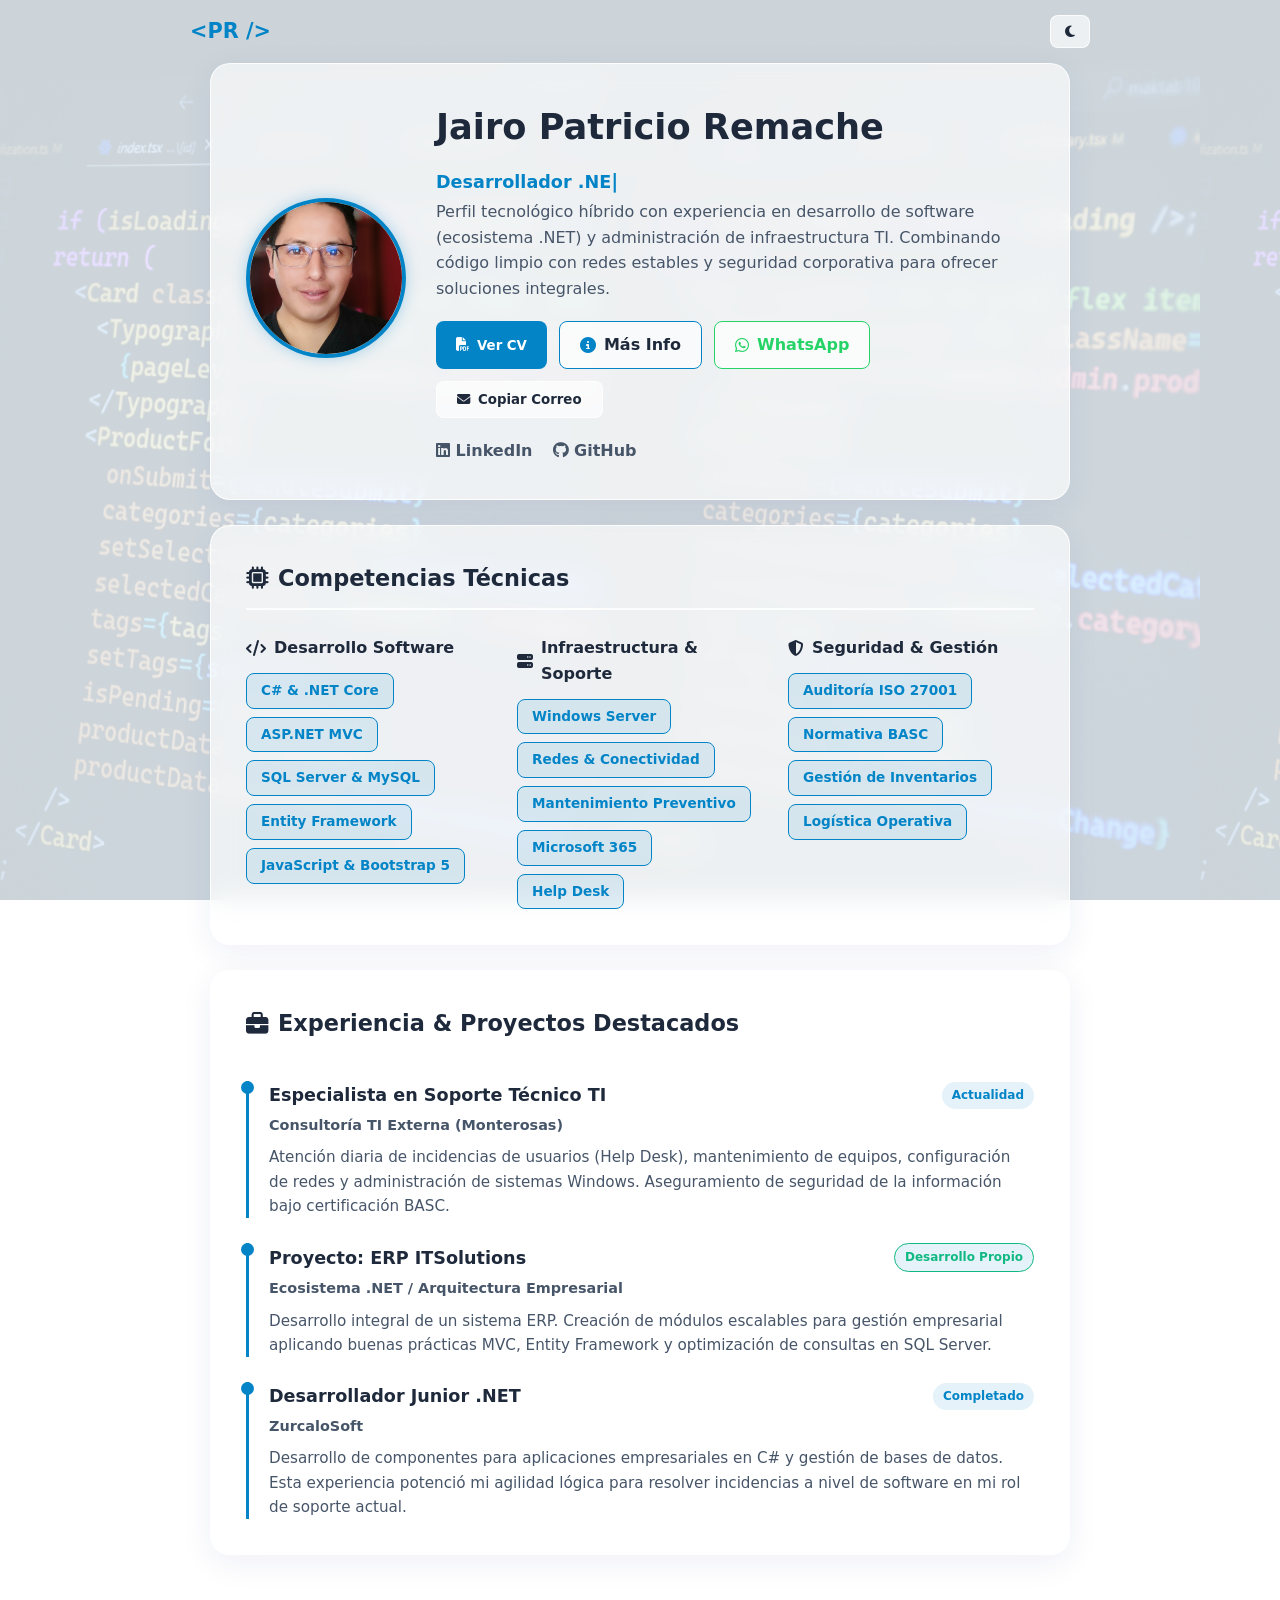
<file: index.html>
<!DOCTYPE html>
<html lang="es" data-theme="light">
<head>
  <meta charset="UTF-8" />
  <meta name="viewport" content="width=device-width, initial-scale=1.0" />
  <title>Patricio Remache | Desarrollador .NET & Soporte TI</title>
  <link rel="stylesheet" href="estilos.css" />
  <link rel="stylesheet" href="https://cdnjs.cloudflare.com/ajax/libs/font-awesome/6.4.0/css/all.min.css" />
</head>
<body>

  <!-- Navegación -->
  <nav class="navbar">
    <div class="nav-content">
      <span class="logo">&lt;PR /&gt;</span>
      <button id="theme-toggle" class="theme-btn" aria-label="Cambiar tema">
        <i class="fa-solid fa-moon"></i>
      </button>
    </div>
  </nav>

  <main class="contenedor-principal">
    
    <!-- Hero: Presentación Dual -->
    <section class="card-section hero-section">
      <div class="hero-content">
        <div class="avatar-container">
          <img src="FOTO PR.jpg" alt="Patricio Remache" class="foto-perfil" />
        </div>
        
        <div class="info-hero">
          <h1>Jairo Patricio Remache</h1>
          <!-- Efecto Typing implementado aquí -->
          <h2><span class="rol-principal" id="typing-text"></span><span class="cursor">|</span></h2>
          <p class="bio">
            Perfil tecnológico híbrido con experiencia en desarrollo de software (ecosistema .NET) y administración de infraestructura TI. Combinando código limpio con redes estables y seguridad corporativa para ofrecer soluciones integrales.
          </p>
          
          <div class="botones-accion">
            <!-- Botón CV -->
            <button id="mostrarCV" class="btn btn-primary" style="white-space: nowrap;">
              <i class="fa-solid fa-file-pdf"></i> Ver CV
            </button>
            
            <!-- Botón Más Info (Texto corto y sin salto de línea) -->
            <a href="info.html" class="btn btn-secondary" style="border: 1px solid var(--primary); white-space: nowrap;">
              <i class="fa-solid fa-circle-info" style="color: var(--primary);"></i> Más Info
            </a>

            <!-- Botón WhatsApp -->
            <a href="https://wa.me/593987284889?text=Hola%20Patricio..." target="_blank" class="btn btn-secondary" style="color: #25D366; border-color: #25D366; white-space: nowrap;">
              <i class="fa-brands fa-whatsapp"></i> WhatsApp
            </a>

            <!-- Botón Correo -->
            <button id="btnCorreo" class="btn btn-secondary" style="white-space: nowrap;">
              <i class="fa-solid fa-envelope"></i> Copiar Correo
            </button>
          </div>

          <div class="social-links">
            <a href="https://www.linkedin.com/in/jairo-patricio-remache-cuello-7bb7822b5" target="_blank" rel="noopener noreferrer"><i class="fa-brands fa-linkedin"></i> LinkedIn</a>
            <a href="https://github.com/Patrik2590" target="_blank" rel="noopener noreferrer"><i class="fa-brands fa-github"></i> GitHub</a>
          </div>
        </div>
      </div>
    </section>

    <!-- Stack Tecnológico -->
    <section class="card-section stack-section">
      <h3 class="section-title"><i class="fa-solid fa-microchip"></i> Competencias Técnicas</h3>
      <div class="tech-grid">
        
        <div class="tech-category">
          <h4><i class="fa-solid fa-code"></i> Desarrollo Software</h4>
          <div class="skills-tags">
            <span>C# & .NET Core</span>
            <span>ASP.NET MVC</span>
            <span>SQL Server & MySQL</span>
            <span>Entity Framework</span>
            <span>JavaScript & Bootstrap 5</span>
          </div>
        </div>

        <div class="tech-category">
          <h4><i class="fa-solid fa-server"></i> Infraestructura & Soporte</h4>
          <div class="skills-tags">
            <span>Windows Server</span>
            <span>Redes & Conectividad</span>
            <span>Mantenimiento Preventivo</span>
            <span>Microsoft 365</span>
            <span>Help Desk</span>
          </div>
        </div>

        <div class="tech-category">
          <h4><i class="fa-solid fa-shield-halved"></i> Seguridad & Gestión</h4>
          <div class="skills-tags">
            <span>Auditoría ISO 27001</span>
            <span>Normativa BASC</span>
            <span>Gestión de Inventarios</span>
            <span>Logística Operativa</span>
          </div>
        </div>
      </div>
    </section>

    <!-- Experiencia y Proyectos (Timeline) -->
    <section class="card-section experience-section">
      <h3 class="section-title"><i class="fa-solid fa-briefcase"></i> Experiencia & Proyectos Destacados</h3>
      
      <div class="timeline">
        <article class="timeline-item">
          <div class="timeline-header">
            <h4>Especialista en Soporte Técnico TI</h4>
            <span class="badge">Actualidad</span>
          </div>
          <p class="empresa">Consultoría TI Externa (Monterosas)</p>
          <p class="descripcion">Atención diaria de incidencias de usuarios (Help Desk), mantenimiento de equipos, configuración de redes y administración de sistemas Windows. Aseguramiento de seguridad de la información bajo certificación BASC.</p>
        </article>

        <article class="timeline-item">
          <div class="timeline-header">
            <h4>Proyecto: ERP ITSolutions</h4>
            <span class="badge badge-dev">Desarrollo Propio</span>
          </div>
          <p class="empresa">Ecosistema .NET / Arquitectura Empresarial</p>
          <p class="descripcion">Desarrollo integral de un sistema ERP. Creación de módulos escalables para gestión empresarial aplicando buenas prácticas MVC, Entity Framework y optimización de consultas en SQL Server.</p>
        </article>

        <article class="timeline-item">
          <div class="timeline-header">
            <h4>Desarrollador Junior .NET</h4>
            <span class="badge">Completado</span>
          </div>
          <p class="empresa">ZurcaloSoft</p>
          <p class="descripcion">Desarrollo de componentes para aplicaciones empresariales en C# y gestión de bases de datos. Esta experiencia potenció mi agilidad lógica para resolver incidencias a nivel de software en mi rol de soporte actual.</p>
        </article>
      </div>
    </section>
  </main>

  <!-- Modal del CV PDF -->
  <div id="cvModal" class="modal">
    <div class="modal-content">
      <div class="modal-header">
        <h3>Curriculum Vitae</h3>
        <button class="cerrar" aria-label="Cerrar modal">&times;</button>
      </div>
      <iframe src="CV_Patricio_Remache_2026.pdf" class="iframe-cv"></iframe>
    </div>
  </div>

  <script src="script.js"></script>
</body>
</html>
</file>
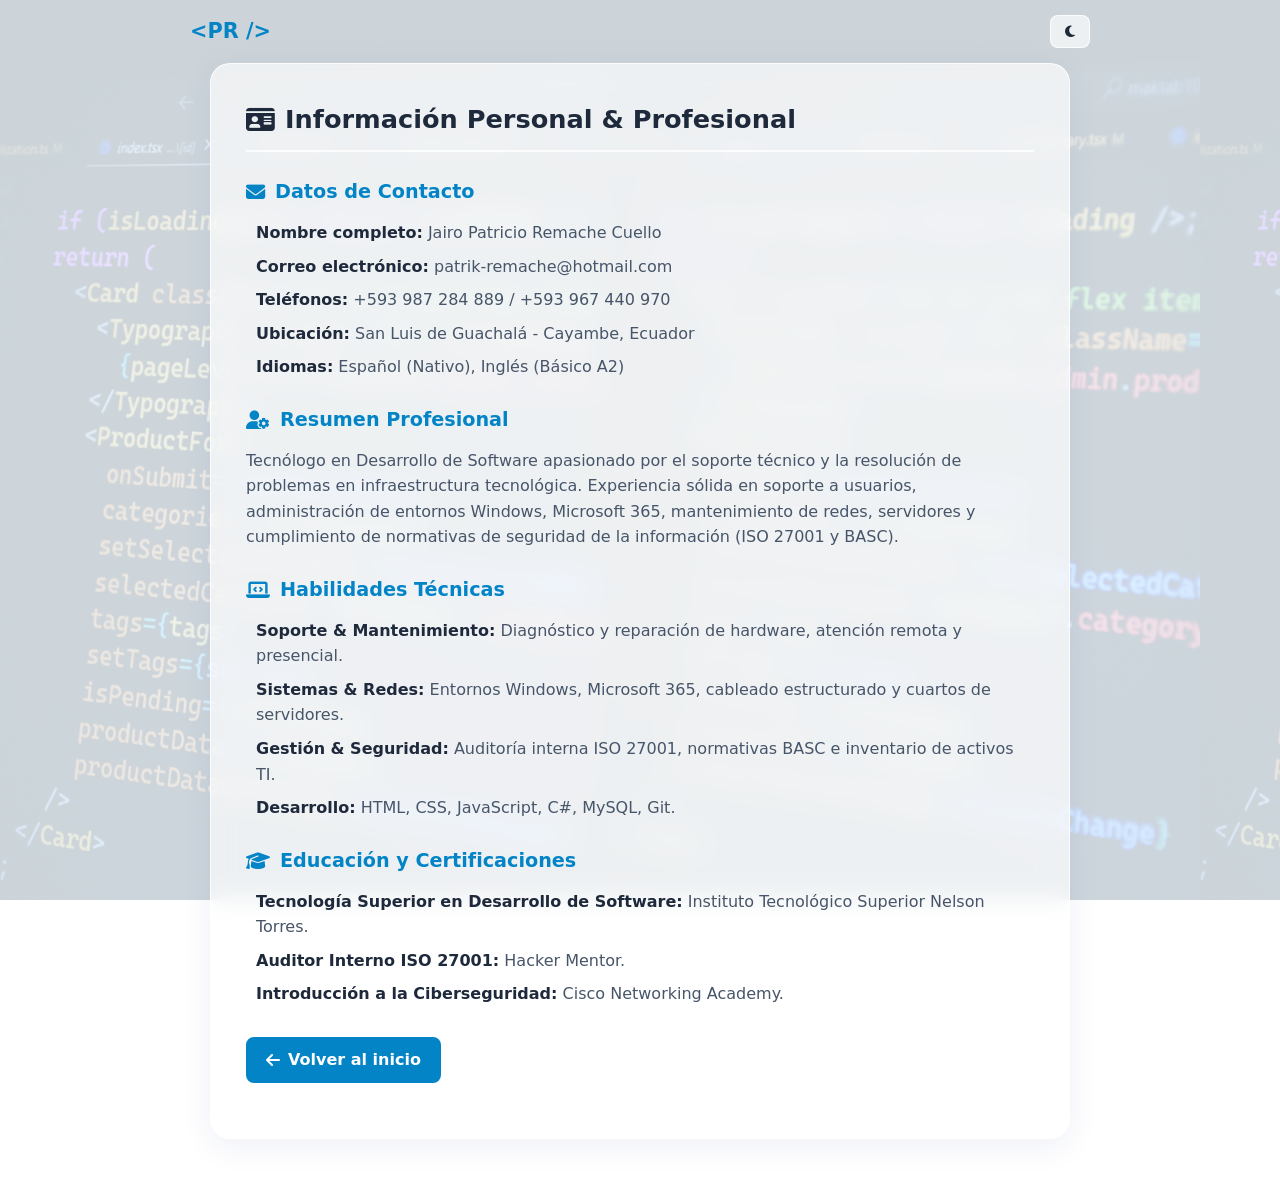
<file: info.html>
<!DOCTYPE html>
<html lang="es" data-theme="light">
<head>
  <meta charset="UTF-8" />
  <meta name="viewport" content="width=device-width, initial-scale=1.0" />
  <title>Información Personal - Patricio Remache</title>
  <link rel="stylesheet" href="estilos.css" />
  <link rel="stylesheet" href="https://cdnjs.cloudflare.com/ajax/libs/font-awesome/6.4.0/css/all.min.css" />
</head>
<body>

  <!-- Navbar reutilizada para coherencia y botón Dark Mode -->
  <nav class="navbar">
    <div class="nav-content">
      <span class="logo">&lt;PR /&gt;</span>
      <button id="theme-toggle" class="theme-btn" aria-label="Cambiar tema">
        <i class="fa-solid fa-moon"></i>
      </button>
    </div>
  </nav>

  <main class="contenedor-principal">
    <div class="card-info">
      
      <h2><i class="fa-solid fa-id-card"></i> Información Personal & Profesional</h2>

      <div class="seccion-info">
        <h3><i class="fa-solid fa-envelope"></i> Datos de Contacto</h3>
        <ul class="info-list">
          <li><strong>Nombre completo:</strong> Jairo Patricio Remache Cuello</li>
          <li><strong>Correo electrónico:</strong> patrik-remache@hotmail.com</li>
          <li><strong>Teléfonos:</strong> +593 987 284 889 / +593 967 440 970</li>
          <li><strong>Ubicación:</strong> San Luis de Guachalá - Cayambe, Ecuador</li>
          <li><strong>Idiomas:</strong> Español (Nativo), Inglés (Básico A2)</li>
        </ul>
      </div>

      <div class="seccion-info">
        <h3><i class="fa-solid fa-user-gear"></i> Resumen Profesional</h3>
        <p class="texto-resumen">
          Tecnólogo en Desarrollo de Software apasionado por el soporte técnico y la resolución de problemas en infraestructura tecnológica. Experiencia sólida en soporte a usuarios, administración de entornos Windows, Microsoft 365, mantenimiento de redes, servidores y cumplimiento de normativas de seguridad de la información (ISO 27001 y BASC).
        </p>
      </div>

      <div class="seccion-info">
        <h3><i class="fa-solid fa-laptop-code"></i> Habilidades Técnicas</h3>
        <ul class="info-list">
          <li><strong>Soporte & Mantenimiento:</strong> Diagnóstico y reparación de hardware, atención remota y presencial.</li>
          <li><strong>Sistemas & Redes:</strong> Entornos Windows, Microsoft 365, cableado estructurado y cuartos de servidores.</li>
          <li><strong>Gestión & Seguridad:</strong> Auditoría interna ISO 27001, normativas BASC e inventario de activos TI.</li>
          <li><strong>Desarrollo:</strong> HTML, CSS, JavaScript, C#, MySQL, Git.</li>
        </ul>
      </div>

      <div class="seccion-info">
        <h3><i class="fa-solid fa-graduation-cap"></i> Educación y Certificaciones</h3>
        <ul class="info-list">
          <li><strong>Tecnología Superior en Desarrollo de Software:</strong> Instituto Tecnológico Superior Nelson Torres.</li>
          <li><strong>Auditor Interno ISO 27001:</strong> Hacker Mentor.</li>
          <li><strong>Introducción a la Ciberseguridad:</strong> Cisco Networking Academy.</li>
        </ul>
      </div>

      <div class="botones-accion" style="margin-top: 30px;">
        <a href="index.html" class="btn btn-primary">
          <i class="fa-solid fa-arrow-left"></i> Volver al inicio
        </a>
      </div>

    </div>
  </main>

  <script src="script.js"></script>
</body>
</html>
</file>
<file: estilos.css>
:root {
  /* Capa superpuesta para Modo Claro (blanco semitransparente) */
  --bg-overlay: rgba(240, 249, 255, 0.85); 
  --bg-card: rgba(255, 255, 255, 0.65);
  --card-border: rgba(255, 255, 255, 0.8);
  --text-main: #1e293b;
  --text-muted: #475569;
  --primary: #0284c7;
  --primary-hover: #0369a1;
  --secondary: #10b981;
  --tag-bg: rgba(2, 132, 199, 0.1);
  --shadow-glass: 0 8px 32px 0 rgba(31, 38, 135, 0.07);
}

[data-theme="dark"] {
  /* Capa superpuesta para Modo Oscuro (azul muy oscuro semitransparente) */
  --bg-overlay: rgba(2, 6, 23, 0.85); 
  --bg-card: rgba(30, 41, 59, 0.4);
  --card-border: rgba(255, 255, 255, 0.1);
  --text-main: #f8fafc;
  --text-muted: #94a3b8;
  --primary: #38bdf8;
  --primary-hover: #7dd3fc;
  --secondary: #34d399;
  --tag-bg: rgba(56, 189, 248, 0.1);
  --shadow-glass: 0 8px 32px 0 rgba(0, 0, 0, 0.4);
}

* {
  box-sizing: border-box;
  margin: 0;
  padding: 0;
  font-family: 'Segoe UI', system-ui, sans-serif;
}

body {
  background-image: url('fondo_paginaCv.jpg');
  background-size: 600px; 
  background-repeat: repeat; 
  background-attachment: fixed;
  background-position: top left;
  color: var(--text-main);
  transition: color 0.3s;
  line-height: 1.6;
  padding-bottom: 50px;
  position: relative;
  z-index: 1;
}

/* Esta capa (overlay) es la que cambia de color claro a oscuro */
body::before {
  content: "";
  position: fixed;
  top: 0;
  left: 0;
  width: 100%;
  height: 100%;
  background: var(--bg-overlay);
  z-index: -1;
  transition: background 0.3s ease;
}

/* Navbar */
.navbar {
  padding: 15px 20px;
  display: flex;
  justify-content: center;
}
.nav-content {
  width: 100%;
  max-width: 900px;
  display: flex;
  justify-content: space-between;
  align-items: center;
}
.logo {
  font-weight: 700;
  font-size: 1.3rem;
  color: var(--primary);
}
.theme-btn {
  background: var(--bg-card);
  border: 1px solid var(--card-border);
  color: var(--text-main);
  padding: 8px 14px;
  border-radius: 8px;
  cursor: pointer;
  transition: all 0.3s;
  backdrop-filter: blur(10px);
}
.theme-btn:hover { transform: scale(1.05); }

/* Layout General & Tarjetas Glassmorphism */
.contenedor-principal {
  max-width: 900px;
  margin: 0 auto;
  padding: 0 20px;
  display: flex;
  flex-direction: column;
  gap: 25px;
}
.card-section, .card-info {
  background: var(--bg-card);
  backdrop-filter: blur(12px);
  -webkit-backdrop-filter: blur(12px);
  border: 1px solid var(--card-border);
  border-radius: 20px;
  padding: 35px;
  box-shadow: var(--shadow-glass);
  animation: fadeUp 0.8s cubic-bezier(0.16, 1, 0.3, 1) backwards;
  transition: transform 0.3s ease, box-shadow 0.3s ease;
}
.card-section:hover {
  transform: translateY(-5px);
  box-shadow: 0 12px 40px 0 rgba(31, 38, 135, 0.15);
}

/* Hero Section */
.hero-content {
  display: flex;
  flex-direction: column;
  align-items: center;
  text-align: center;
  gap: 30px;
}
@media (min-width: 768px) {
  .hero-content { flex-direction: row; text-align: left; }
}
.foto-perfil {
  width: 160px; height: 160px;
  border-radius: 50%;
  object-fit: cover;
  border: 4px solid var(--primary);
  box-shadow: 0 0 15px rgba(2, 132, 199, 0.3);
}
.info-hero h1 { font-size: 2.2rem; margin-bottom: 5px; }
.bio { color: var(--text-muted); margin-bottom: 20px; }

/* Efecto Máquina de escribir */
.rol-principal { font-size: 1.1rem; color: var(--primary); font-weight: 600; }
.cursor { font-size: 1.2rem; color: var(--primary); animation: blink 1s step-end infinite; }
@keyframes blink { 50% { opacity: 0; } }

/* Botones */
.botones-accion {
  display: flex; 
  gap: 12px; 
  justify-content: center; 
  margin-bottom: 20px;
  flex-wrap: wrap;
}
@media (min-width: 768px) {
  .botones-accion { justify-content: flex-start; } 
}
.btn {
  padding: 10px 20px; border-radius: 8px; font-weight: 600; border: none;
  cursor: pointer; display: inline-flex; align-items: center; gap: 8px;
  text-decoration: none; transition: all 0.3s ease;
}
.btn:hover { transform: translateY(-2px); box-shadow: 0 5px 15px rgba(0,0,0,0.1); }
.btn-primary { background: var(--primary); color: #fff; }
.btn-secondary { background: var(--bg-card); color: var(--text-main); border: 1px solid var(--card-border); }

/* Redes */
.social-links { display: flex; gap: 20px; justify-content: center; }
@media (min-width: 768px) { .social-links { justify-content: flex-start; } }
.social-links a { color: var(--text-muted); text-decoration: none; font-weight: 600; transition: color 0.2s; }
.social-links a:hover { color: var(--primary); }

/* Títulos Secciones */
.section-title, .card-info h2, .seccion-info h3 {
  display: flex; align-items: center; gap: 10px;
}
.section-title { font-size: 1.4rem; border-bottom: 2px solid var(--card-border); padding-bottom: 12px; margin-bottom: 25px; }
.card-info h2 { font-size: 1.6rem; margin-bottom: 25px; border-bottom: 2px solid var(--card-border); padding-bottom: 10px;}
.seccion-info { margin-bottom: 25px; }
.seccion-info h3 { font-size: 1.2rem; margin-bottom: 12px; color: var(--primary); }

/* Listas (info.html) */
.info-list { list-style: none; padding-left: 10px; }
.info-list li { margin-bottom: 8px; color: var(--text-muted); }
.info-list li strong { color: var(--text-main); }
.texto-resumen { color: var(--text-muted); }

/* Stack Tecnológico con Brillo */
.tech-grid { display: grid; grid-template-columns: 1fr; gap: 25px; }
@media (min-width: 768px) { .tech-grid { grid-template-columns: repeat(3, 1fr); } }
.tech-category h4 { margin-bottom: 12px; font-size: 1rem; color: var(--text-main); display: flex; align-items: center; gap: 8px;}
.skills-tags { display: flex; flex-wrap: wrap; gap: 8px; }
.skills-tags span {
  background: var(--tag-bg); border: 1px solid var(--primary); color: var(--primary);
  padding: 6px 14px; border-radius: 8px; font-size: 0.85rem; font-weight: 600;
  cursor: default; transition: all 0.3s ease;
}
.skills-tags span:hover {
  background: var(--primary); color: white;
  box-shadow: 0 0 12px var(--primary);
  transform: scale(1.05);
}

/* Timeline (Experiencia) */
.timeline { display: flex; flex-direction: column; gap: 25px; }
.timeline-item { padding-left: 20px; border-left: 3px solid var(--primary); position: relative; }
.timeline-item::before {
  content: ''; position: absolute; left: -8px; top: 0;
  width: 13px; height: 13px; border-radius: 50%; background: var(--primary);
}
.timeline-header { display: flex; justify-content: space-between; align-items: center; margin-bottom: 5px; flex-wrap: wrap; gap:10px;}
.timeline-header h4 { font-size: 1.1rem; color: var(--text-main); }
.badge { background: var(--tag-bg); color: var(--primary); padding: 4px 10px; border-radius: 20px; font-size: 0.75rem; font-weight: bold; }
.badge-dev { color: var(--secondary); border: 1px solid var(--secondary); }
.empresa { font-weight: 600; color: var(--text-muted); font-size: 0.9rem; margin-bottom: 8px; }
.descripcion { font-size: 0.95rem; color: var(--text-muted); }

/* Modal */
.modal {
  display: none; position: fixed; top: 0; left: 0; width: 100vw; height: 100vh;
  background: rgba(0,0,0,0.7); backdrop-filter: blur(5px); z-index: 999;
  justify-content: center; align-items: center; padding: 20px;
}
.modal.activo { display: flex; }
.modal-content {
  background: var(--bg-card); width: 100%; max-width: 900px; height: 85vh;
  border-radius: 12px; display: flex; flex-direction: column; overflow: hidden;
  border: 1px solid var(--card-border);
}
.modal-header {
  padding: 15px 20px; display: flex; justify-content: space-between;
  border-bottom: 1px solid var(--card-border);
}
.cerrar { background: transparent; border: none; font-size: 1.5rem; cursor: pointer; color: var(--text-main); transition: color 0.3s;}
.cerrar:hover { color: red; }
.iframe-cv { width: 100%; height: 100%; border: none; }

/* Animaciones de Entrada */
@keyframes fadeUp { from { opacity: 0; transform: translateY(20px); } to { opacity: 1; transform: translateY(0); } }
.hero-section { animation-delay: 0.1s; }
.stack-section { animation-delay: 0.2s; }
.experience-section { animation-delay: 0.3s; }

/* Ajustes específicos para teléfonos móviles */
@media (max-width: 480px) {
  .botones-accion {
    gap: 10px;
  }
  .botones-accion .btn {
    flex: 1 1 45%; 
    justify-content: center;
    font-size: 0.9rem; 
    padding: 10px 15px;
  }
}
</file>
